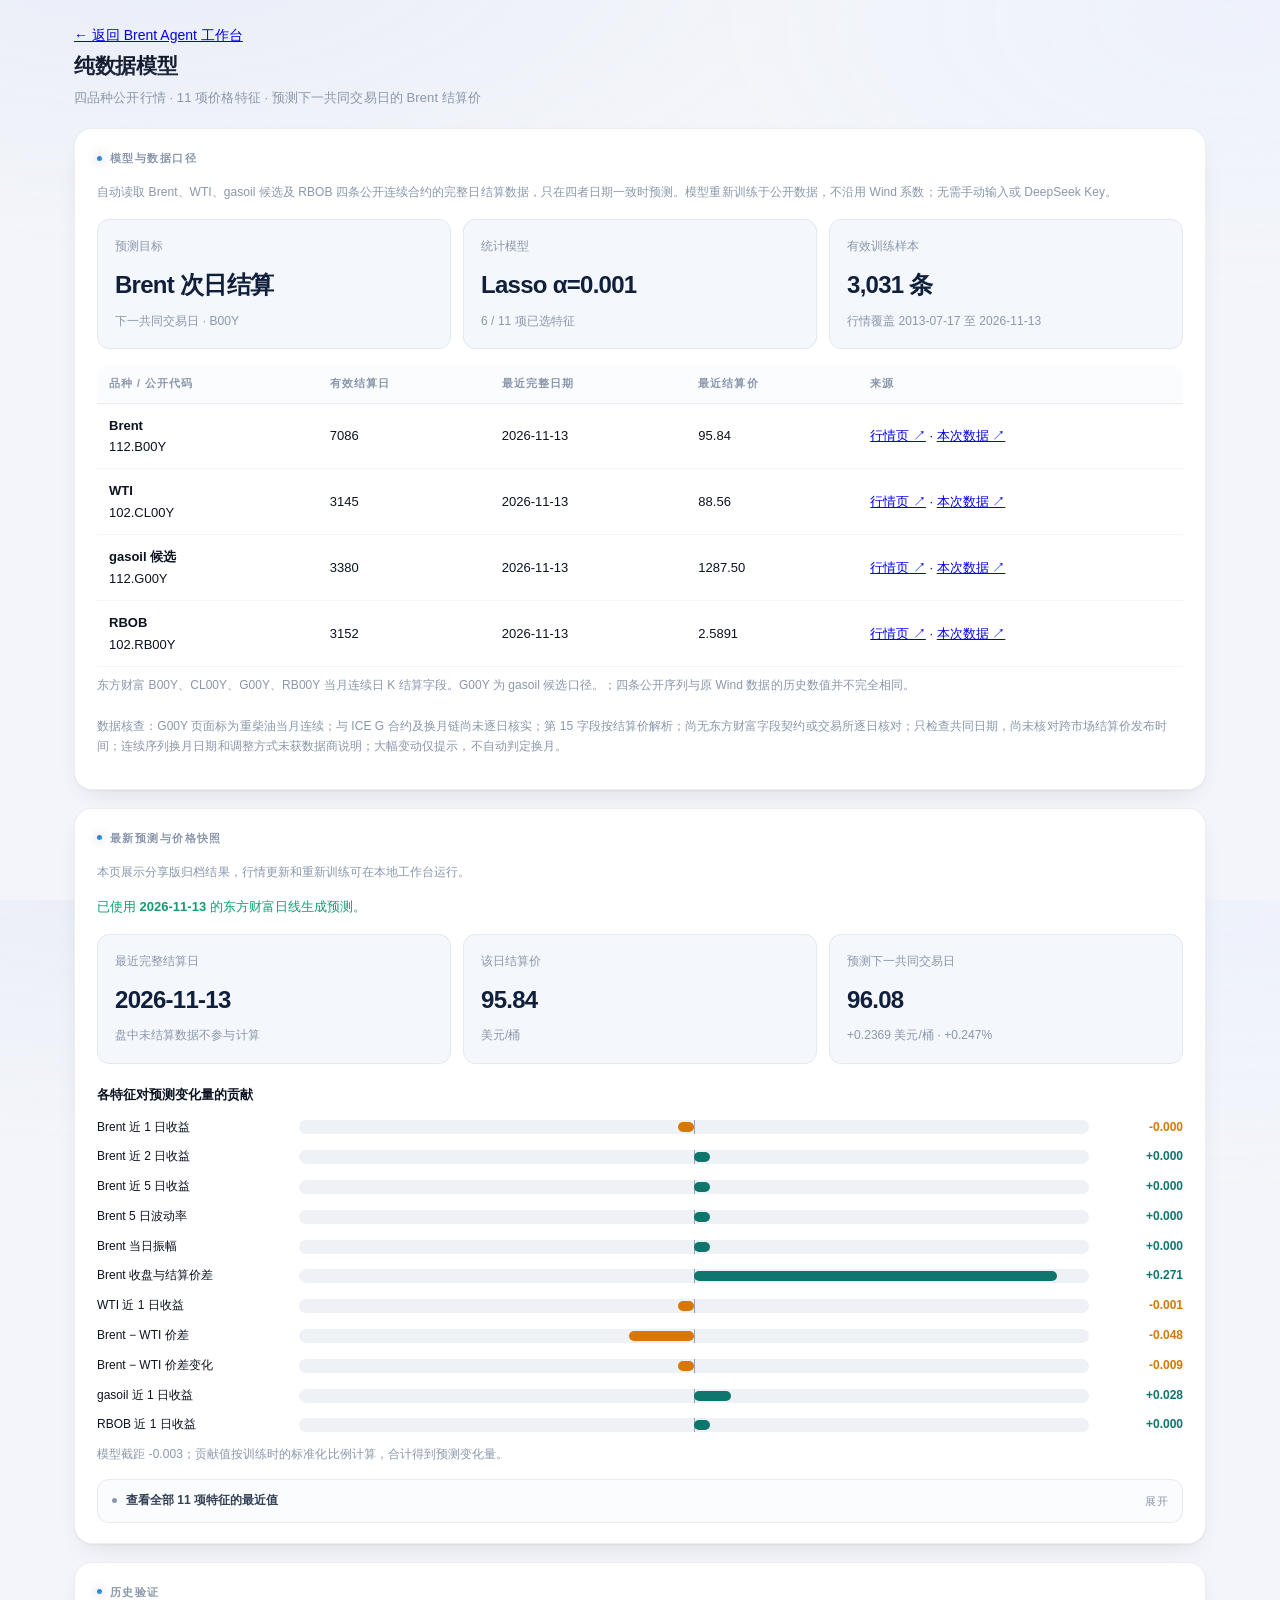
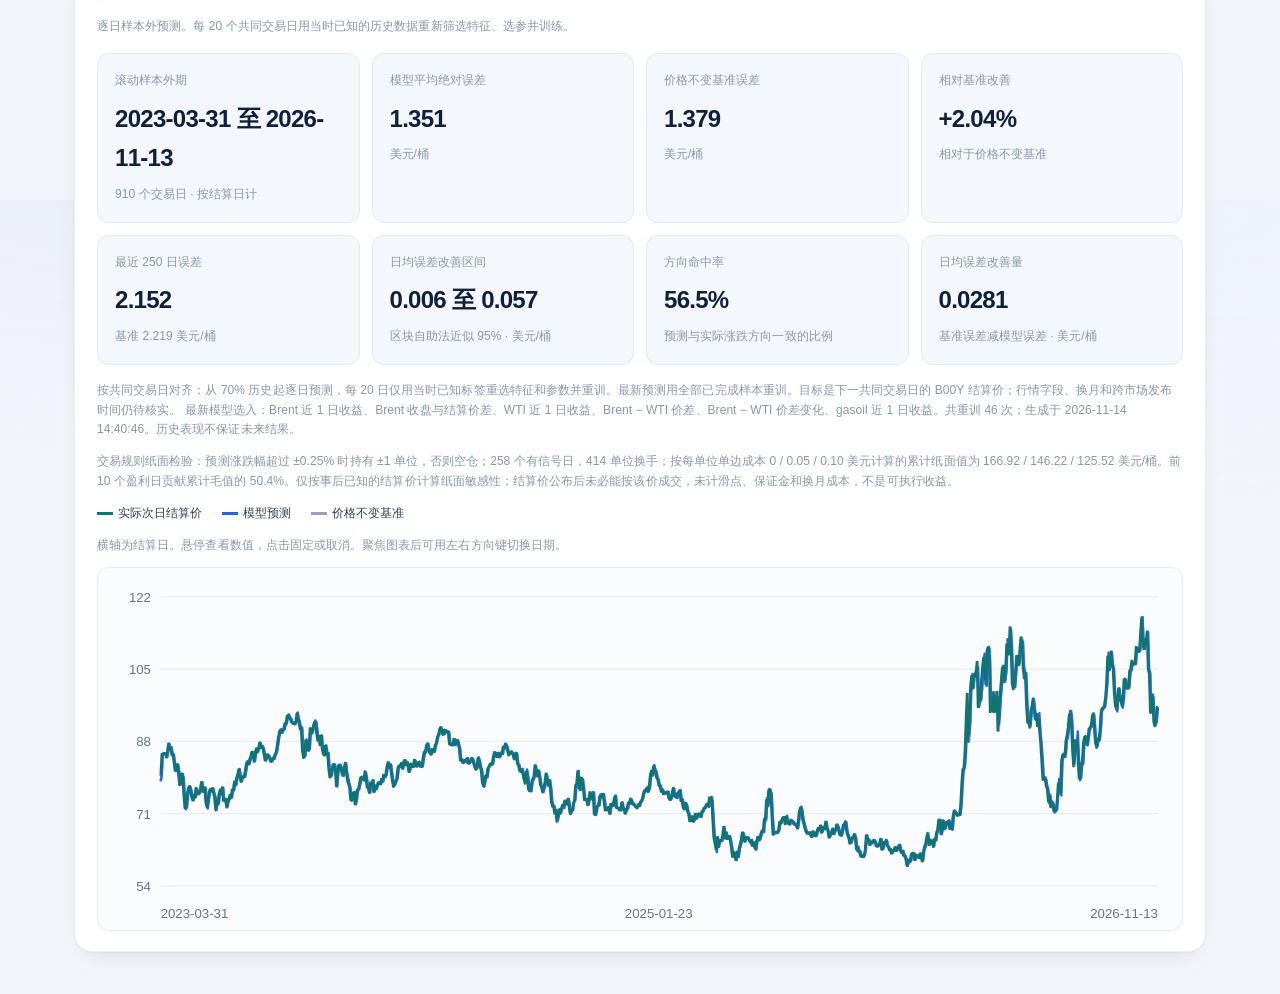
<file: model.html>
<!doctype html>
<html lang="zh-CN"><head><meta charset="utf-8"><meta name="viewport" content="width=device-width, initial-scale=1">
<title>Brent Agent · 纯数据模型</title><style>
  /* ================= 设计令牌 ================= */
  :root{
    --ink:#0b1220;
    --ink-2:#334155;
    --muted:#8a97ab;
    --hair:rgba(15,23,42,.07);
    --hair-2:rgba(15,23,42,.045);

    --canvas:#f3f5fa;
    --surface:#ffffff;

    --brand:#5b5bd6;
    --brand-2:#06b6d4;
    --brand-ink:#4338ca;

    --up:#0f9f6e;      /* 涨 / 正常 */
    --warn:#d97706;    /* 观察 */
    --down:#e11d48;    /* 跌 / 失败 */

    --side-top:#0a1122;
    --side-bot:#111b31;
    --side-ink:#9fb0c9;

    --r-lg:18px;
    --r-md:12px;
    --r-sm:9px;

    --sh-1:0 1px 2px rgba(16,24,40,.05);
    --sh-2:0 1px 2px rgba(16,24,40,.04), 0 10px 28px -14px rgba(16,24,40,.18);
    --sh-3:0 2px 4px rgba(16,24,40,.05), 0 18px 44px -20px rgba(16,24,40,.28);
  }
  *{box-sizing:border-box}
  html,body{height:100%}
  body{
    margin:0;color:var(--ink);
    background:
      radial-gradient(1100px 520px at 12% -8%, #e9edf8 0%, rgba(233,237,248,0) 62%),
      radial-gradient(900px 480px at 96% 2%, #eef2fb 0%, rgba(238,242,251,0) 58%),
      var(--canvas);
    font:14px/1.65 -apple-system,BlinkMacSystemFont,"Segoe UI","PingFang SC",
         "Hiragino Sans GB","Microsoft YaHei",sans-serif;
    -webkit-font-smoothing:antialiased;text-rendering:optimizeLegibility;
  }
  .app{display:grid;grid-template-columns:248px 1fr;min-height:100vh}

  /* ================= 侧边栏 ================= */
  aside{
    position:sticky;top:0;height:100vh;display:flex;flex-direction:column;
    padding:22px 16px 18px;
    background:
      radial-gradient(420px 220px at 8% 0%, rgba(91,91,214,.22) 0%, rgba(91,91,214,0) 70%),
      linear-gradient(180deg,var(--side-top),var(--side-bot));
    border-right:1px solid rgba(255,255,255,.06);
    color:#e6ecf7;
  }
  .brand{display:flex;align-items:center;gap:12px;padding:0 6px 20px}
  .mark{
    width:36px;height:36px;border-radius:11px;flex:0 0 36px;display:grid;place-items:center;
    background:linear-gradient(145deg,#6366f1,#06b6d4);
    box-shadow:0 8px 22px -8px rgba(99,102,241,.75), inset 0 1px 0 rgba(255,255,255,.35);
  }
  .mark svg{width:19px;height:19px;stroke:#fff;fill:none;stroke-width:2.2;
            stroke-linecap:round;stroke-linejoin:round}
  .brand b{display:block;font-size:14.5px;font-weight:680;letter-spacing:.15px;color:#fff}
  .brand span{display:block;font-size:11px;color:var(--side-ink);letter-spacing:.2px}

  .nav-label{
    font-size:10px;letter-spacing:.16em;text-transform:uppercase;
    color:rgba(159,176,201,.55);padding:4px 10px 8px;font-weight:600;
  }
  nav{display:flex;flex-direction:column;gap:3px}
  .nav-item{
    position:relative;display:flex;align-items:center;gap:11px;width:100%;
    padding:10px 12px;border:0;border-radius:11px;background:transparent;
    color:#c3cfdf;font:inherit;font-size:13.5px;font-weight:520;letter-spacing:.1px;
    text-align:left;cursor:pointer;
    transition:background .16s ease,color .16s ease,transform .16s ease;
  }
  .nav-item svg{width:17px;height:17px;flex:0 0 17px;stroke:currentColor;fill:none;
                stroke-width:1.7;stroke-linecap:round;stroke-linejoin:round;opacity:.85}
  .nav-item:hover{background:rgba(255,255,255,.055);color:#fff}
  .nav-item.active{
    background:linear-gradient(90deg,rgba(91,91,214,.30),rgba(91,91,214,.10) 70%,transparent);
    color:#fff;font-weight:640;
    box-shadow:inset 0 0 0 1px rgba(139,139,255,.22);
  }
  .nav-item.active svg{opacity:1}
  .nav-item.active::before{
    content:"";position:absolute;left:0;top:50%;transform:translateY(-50%);
    width:3px;height:20px;border-radius:0 3px 3px 0;
    background:linear-gradient(180deg,#818cf8,#22d3ee);
    box-shadow:0 0 12px rgba(129,140,248,.8);
  }
  .side-foot{
    margin-top:auto;padding:14px 8px 0;border-top:1px solid rgba(255,255,255,.075);
    font-size:11.5px;color:var(--side-ink);display:grid;gap:7px;
  }
  .side-foot .row{display:flex;align-items:center;gap:8px;min-width:0}
  .side-foot .row>span:last-child{overflow:hidden;text-overflow:ellipsis;white-space:nowrap}
  .side-foot .ver{
    font-size:10px;line-height:1.5;color:rgba(226,232,240,.62);
    font-variant-numeric:tabular-nums;white-space:normal!important;
  }
  .dot{width:6px;height:6px;border-radius:50%;flex:0 0 6px;background:#64748b}
  .dot.on{background:#34d399;box-shadow:0 0 0 3px rgba(52,211,153,.14)}
  .dot.off{background:#fbbf24;box-shadow:0 0 0 3px rgba(251,191,36,.14)}
  .dot.live{animation:breathe 2.4s ease-in-out infinite}
  @keyframes breathe{0%,100%{opacity:1}50%{opacity:.45}}

  /* ================= 主区 ================= */
  main{padding:26px 30px 48px;max-width:1200px;width:100%}
  .view{display:none}
  .view.active{display:block;animation:rise .28s cubic-bezier(.22,.7,.3,1) both}
  @keyframes rise{from{opacity:0;transform:translateY(6px)}to{opacity:1;transform:none}}

  .page-head{display:flex;align-items:flex-end;gap:16px;margin:2px 0 20px;flex-wrap:wrap}
  .page-head h1{
    margin:0 0 3px;font-size:21px;font-weight:680;letter-spacing:-.35px;
    background:linear-gradient(180deg,#0b1220,#243049);
    -webkit-background-clip:text;background-clip:text;color:transparent;
  }
  .page-head p{margin:0;color:var(--muted);font-size:13px;letter-spacing:.1px}
  .page-head .spacer{flex:1}

  .card{
    position:relative;background:var(--surface);
    border:1px solid var(--hair);border-radius:var(--r-lg);
    padding:20px 22px;margin-bottom:18px;box-shadow:var(--sh-2);
  }
  .card::after{
    content:"";position:absolute;inset:0;border-radius:inherit;pointer-events:none;
    box-shadow:inset 0 1px 0 rgba(255,255,255,.9);
  }
  .card>h2{
    display:flex;align-items:center;gap:8px;
    margin:0 0 16px;font-size:11px;font-weight:700;color:var(--muted);
    text-transform:uppercase;letter-spacing:.13em;
  }
  .card>h2::before{
    content:"";width:5px;height:5px;border-radius:50%;
    background:linear-gradient(135deg,var(--brand),var(--brand-2));
    box-shadow:0 0 8px rgba(91,91,214,.55);
  }

  /* 表单 */
  label.f{display:block;font-size:10.5px;font-weight:700;color:var(--muted);
          letter-spacing:.11em;text-transform:uppercase;margin-bottom:6px}
  select,input{
    width:100%;font:inherit;font-size:13.5px;color:var(--ink);
    padding:10px 12px;border:1px solid var(--hair);border-radius:var(--r-sm);
    background:#fbfcfe;transition:border-color .15s,box-shadow .15s,background .15s;
  }
  select:hover,input:hover{border-color:rgba(15,23,42,.14)}
  select:focus,input:focus{
    outline:none;background:#fff;border-color:#a5b4fc;
    box-shadow:0 0 0 4px rgba(99,102,241,.13);
  }
  .bar{display:grid;grid-template-columns:repeat(auto-fit,minmax(150px,1fr));
       gap:14px;align-items:end}
  .bar>div:last-child{justify-self:start}
  @media(max-width:980px){.bar{grid-template-columns:1fr 1fr}}

  button{
    font:inherit;font-size:13.5px;font-weight:620;letter-spacing:.1px;
    padding:10px 20px;border-radius:var(--r-sm);cursor:pointer;white-space:nowrap;
    border:1px solid var(--hair);background:#fff;color:var(--ink-2);
    transition:transform .12s ease,box-shadow .16s ease,background .16s ease,border-color .16s;
  }
  button:hover{background:#f8fafc;border-color:rgba(15,23,42,.13);transform:translateY(-1px)}
  button:active{transform:translateY(0)}
  button:disabled{opacity:.5;cursor:not-allowed;transform:none;box-shadow:none}
  button.primary{
    color:#fff;border:0;
    background:linear-gradient(135deg,#6366f1,#4f46e5 55%,#4338ca);
    box-shadow:0 10px 24px -10px rgba(79,70,229,.85), inset 0 1px 0 rgba(255,255,255,.28);
  }
  button.primary:hover{box-shadow:0 14px 30px -12px rgba(79,70,229,.95), inset 0 1px 0 rgba(255,255,255,.32)}
  button.ghost{background:transparent;border-color:transparent;color:var(--muted)}
  button.ghost:hover{background:#f1f5f9;color:var(--ink-2)}
  button.danger{color:var(--down);border-color:rgba(225,29,72,.22);background:#fff5f7}
  button.danger:hover{background:#ffe4ea;border-color:rgba(225,29,72,.36)}
  button.sm{padding:7px 14px;font-size:12.5px;border-radius:8px}

  /* 阶段时间线 */
  .stepper{list-style:none;margin:0;padding:0;display:grid;gap:0}
  .stepper li{
    position:relative;display:grid;grid-template-columns:26px 1fr auto;gap:13px;
    align-items:center;padding:11px 0 11px 2px;
  }
  .stepper li:not(:last-child)::before{
    content:"";position:absolute;left:14px;top:calc(50% + 14px);height:calc(100% - 24px);
    width:1.5px;background:linear-gradient(180deg,var(--hair-2),rgba(15,23,42,.02));
  }
  .stepper li:not(:last-child)::after{
    content:"";position:absolute;left:0;bottom:0;right:0;height:1px;
    background:linear-gradient(90deg,transparent,rgba(15,23,42,.05) 12%,rgba(15,23,42,.05) 88%,transparent);
  }
  .stepper li:last-child::after{display:none}
  .step-dot{
    width:26px;height:26px;border-radius:50%;display:grid;place-items:center;
    font-size:11px;font-weight:750;color:#fff;background:#cbd5e1;
    box-shadow:0 0 0 4px #fff, var(--sh-1);transition:.2s;
  }
  .stepper li.done .step-dot{background:linear-gradient(140deg,#10b981,#059669)}
  .stepper li.running .step-dot{background:linear-gradient(140deg,#fbbf24,#d97706);
                                animation:breathe 1.15s ease-in-out infinite}
  .stepper li.failed .step-dot{background:linear-gradient(140deg,#fb7185,#e11d48)}
  .stepper li.skipped .step-dot{background:linear-gradient(140deg,#cbd5e1,#94a3b8)}
  .step-label{display:block;font-size:13.5px;font-weight:600;letter-spacing:.05px}
  .step-note{display:block;font-size:11.5px;color:var(--muted);margin-top:1px}
  .step-state{
    font-size:10.5px;font-weight:700;letter-spacing:.1em;text-transform:uppercase;
    color:var(--muted);font-variant-numeric:tabular-nums;
  }
  .stepper li.done .step-state{color:var(--up)}
  .stepper li.running .step-state{color:var(--warn)}
  .stepper li.failed .step-state{color:var(--down)}

  /* 指标 */
  .metrics{display:grid;grid-template-columns:repeat(auto-fit,minmax(132px,1fr));gap:11px;margin-top:16px}
  .metric{
    position:relative;overflow:hidden;padding:12px 14px 13px;
    border:1px solid var(--hair);border-radius:var(--r-md);
    background:linear-gradient(180deg,#fbfdff,#f5f8fd);
  }
  .metric::before{
    content:"";position:absolute;left:0;right:0;top:0;height:2px;
    background:linear-gradient(90deg,rgba(99,102,241,.10),rgba(6,182,212,.10));
  }
  .metric.hl::before{background:linear-gradient(90deg,#6366f1,#22d3ee)}
  .metric .mk{display:block;font-size:10.5px;font-weight:700;color:var(--muted);
              letter-spacing:.1em;text-transform:uppercase}
  .metric .mv{
    display:block;margin-top:3px;font-size:20px;font-weight:720;letter-spacing:-.4px;
    font-variant-numeric:tabular-nums;color:var(--ink);
  }
  .metric.hl .mv{color:var(--brand-ink)}
  .metric .ms{display:block;font-size:11px;color:var(--muted)}
  .metric .mv.sm{font-size:13px;font-weight:620;letter-spacing:0;line-height:1.5}

  /* 表格 */
  .table-wrap{overflow:auto;border-radius:var(--r-md)}
  table{width:100%;border-collapse:separate;border-spacing:0;font-size:13px}
  th{
    position:sticky;top:0;background:#fbfcfe;text-align:left;
    font-size:10.5px;font-weight:700;color:var(--muted);
    letter-spacing:.1em;text-transform:uppercase;
    padding:10px 12px;border-bottom:1px solid var(--hair);
  }
  td{padding:11px 12px;border-bottom:1px solid rgba(15,23,42,.045);vertical-align:middle}
  tbody tr{transition:background .14s ease}
  tbody tr:hover td{background:#f8fafd}
  tr.clickable{cursor:pointer}
  td.num,th.num{text-align:right;font-variant-numeric:tabular-nums}

  .pill{
    display:inline-flex;align-items:center;gap:5px;
    font-size:11px;font-weight:680;letter-spacing:.02em;
    padding:3px 9px;border-radius:999px;
    background:#f1f5f9;color:#64748b;
  }
  .pill::before{content:"";width:5px;height:5px;border-radius:50%;background:currentColor;opacity:.85}
  .pill.done,.pill.ok{background:rgba(15,159,110,.10);color:var(--up)}
  .pill.running,.pill.warn{background:rgba(217,119,6,.11);color:var(--warn)}
  .pill.failed,.pill.bad{background:rgba(225,29,72,.10);color:var(--down)}
  .pill.sub{background:rgba(91,91,214,.11);color:var(--brand-ink)}
  .pill.mute{background:#f1f5f9;color:#7c8798}

  iframe{width:100%;height:78vh;border:1px solid var(--hair);border-radius:var(--r-md);background:#fff}
  .empty{
    display:flex;flex-direction:column;align-items:center;gap:8px;
    color:var(--muted);font-size:13px;padding:38px 0;text-align:center;
  }
  .empty::before{
    content:"";width:34px;height:34px;border-radius:11px;
    background:linear-gradient(140deg,#eef2ff,#e0f2fe);
    box-shadow:inset 0 0 0 1px rgba(99,102,241,.12);
  }
  .hint{font-size:12px;color:var(--muted);margin-top:9px;letter-spacing:.05px}

  /* ---- 小字收敛：解释默认收进 tooltip / 折叠，不再平铺 ---- */
  .tip{
    display:inline-grid;place-items:center;width:15px;height:15px;border-radius:50%;
    font-size:9.5px;font-weight:800;font-family:ui-monospace,Consolas,monospace;
    color:var(--muted);background:#eef2f7;border:1px solid var(--hair);
    cursor:help;position:relative;user-select:none;vertical-align:1px;
    transition:background .14s,color .14s;
  }
  .tip:hover{background:#e4eaf3;color:var(--ink-2)}
  .tip::after{
    content:attr(data-tip);position:absolute;left:50%;top:calc(100% + 9px);
    transform:translateX(-50%) translateY(-3px);
    width:max-content;max-width:330px;white-space:normal;text-align:left;
    background:#0f172a;color:#dfe7f3;font-size:12px;line-height:1.65;font-weight:400;
    letter-spacing:0;text-transform:none;padding:9px 12px;border-radius:9px;
    box-shadow:0 14px 34px -12px rgba(2,6,23,.65);
    opacity:0;pointer-events:none;transition:opacity .14s ease,transform .14s ease;z-index:40;
  }
  .tip:hover::after{opacity:1;transform:translateX(-50%) translateY(0)}
  .tip-r::after{left:auto;right:0;transform:translateY(-3px)}
  .tip-r:hover::after{transform:translateY(0)}

  .fold{margin:14px 0 0;border:1px solid var(--hair);border-radius:var(--r-md);
        background:#fbfcfe;overflow:hidden}
  .fold>summary{
    cursor:pointer;list-style:none;padding:11px 14px;font-size:12px;font-weight:640;
    color:var(--ink-2);display:flex;align-items:center;gap:9px;
  }
  .fold>summary::-webkit-details-marker{display:none}
  .fold>summary::before{
    content:"";width:5px;height:5px;border-radius:50%;flex:0 0 5px;
    background:var(--muted);transition:transform .16s,background .16s;
  }
  .fold[open]>summary::before{background:var(--brand);transform:scale(1.35)}
  .fold>summary>span{overflow:hidden;text-overflow:ellipsis;white-space:nowrap}
  .fold>summary::after{content:"展开";margin-left:auto;font-size:11px;color:var(--muted);
                       font-weight:500;letter-spacing:.04em}
  .fold[open]>summary::after{content:"收起"}
  .fold .fold-body{padding:0 15px 14px;font-size:12.5px;line-height:1.78;color:var(--ink-2)}
  .fold .fold-body p{margin:6px 0}
  .fold .fold-body b{font-weight:650;color:var(--ink)}

  .meta-row{display:flex;flex-wrap:wrap;gap:7px;margin:-2px 0 16px}
  .chip{
    display:inline-flex;align-items:baseline;gap:6px;padding:4px 11px;border-radius:999px;
    background:#f4f7fb;border:1px solid var(--hair);
    font-size:11.5px;color:var(--muted);font-variant-numeric:tabular-nums;
  }
  .chip b{font-weight:660;color:var(--ink-2);font-size:12px}
  .chip.on{background:rgba(15,159,110,.09);border-color:rgba(15,159,110,.16);color:var(--up)}
  .chip.warn{background:rgba(217,119,6,.10);border-color:rgba(217,119,6,.18);color:var(--warn)}
  .err{
    display:flex;gap:9px;margin-top:14px;padding:11px 14px;border-radius:var(--r-md);
    background:rgba(225,29,72,.055);border:1px solid rgba(225,29,72,.16);
    color:#b3123a;font-size:13px;
  }
  .msg{margin-top:14px;font-size:13px;font-weight:560}
  .msg.ok{color:var(--up)} .msg.err{color:var(--down)}
  .warnbox{
    margin-top:16px;padding:12px 15px;border-radius:var(--r-md);font-size:12.5px;line-height:1.75;
    background:linear-gradient(180deg,#fffaf0,#fff7e8);
    border:1px solid rgba(217,119,6,.18);color:#8a5200;
  }
  code{
    background:rgba(15,23,42,.055);padding:1.5px 6px;border-radius:5px;
    font-family:ui-monospace,SFMono-Regular,Consolas,monospace;font-size:12px;
  }
  .mask{
    display:inline-block;font-family:ui-monospace,SFMono-Regular,Consolas,monospace;
    font-size:16px;font-weight:700;letter-spacing:2px;color:var(--ink);
    padding:4px 12px;border-radius:8px;background:#f6f8fc;
    border:1px solid var(--hair);
    user-select:none;-webkit-user-select:none;pointer-events:none;
  }
  .kv{display:grid;grid-template-columns:118px 1fr;gap:12px 16px;align-items:center}
  .kv .k{font-size:11px;font-weight:700;color:var(--muted);letter-spacing:.09em;text-transform:uppercase}
  .status-line{
    display:flex;align-items:center;gap:11px;padding:13px 15px;border-radius:var(--r-md);
    background:linear-gradient(180deg,#fbfdff,#f6f9fd);border:1px solid var(--hair);font-size:13px;
  }
  /* 价格链条 */
  .chain-strip{
    display:grid;grid-template-columns:1fr 46px 1fr 46px 1fr;align-items:center;
    gap:0;margin:2px 0 18px;padding:16px 18px;
    border:1px solid var(--hair);border-radius:var(--r-md);
    background:linear-gradient(180deg,#fbfdff,#f6f9fd);
  }
  @media(max-width:760px){
    .chain-strip{grid-template-columns:1fr;gap:10px}
    .chain-link{display:none}
  }
  .chain-node{text-align:center;min-width:0}
  .chain-node .n-label{
    display:block;font-size:10px;font-weight:700;color:var(--muted);
    letter-spacing:.12em;text-transform:uppercase;margin-bottom:3px;
  }
  .chain-node .n-value{
    display:block;font-size:23px;font-weight:730;letter-spacing:-.6px;
    font-variant-numeric:tabular-nums;line-height:1.25;
  }
  .chain-node .n-sub{display:block;font-size:11px;color:var(--muted);margin-top:2px}
  .chain-node.base .n-value{color:var(--ink-2)}
  .chain-node.anchor .n-value{color:var(--ink)}
  .chain-node.target .n-value{
    background:linear-gradient(135deg,#4338ca,#0e7490);
    -webkit-background-clip:text;background-clip:text;color:transparent;
  }
  .chain-node.base .n-value,
  .chain-node.anchor .n-value{position:relative}
  .chain-link{display:flex;flex-direction:column;align-items:center;gap:2px;color:var(--muted)}
  .chain-link .arr{font-size:13px;line-height:1;opacity:.55}
  .chain-link .dl{font-size:11px;font-weight:680;font-variant-numeric:tabular-nums}
  .chain-link .dl.up{color:var(--up)} .chain-link .dl.down{color:var(--down)}
  .chain-link .dl.flat{color:var(--muted)}
  /* 模型多选 */
  .arm-box{display:flex;flex-wrap:wrap;gap:8px}
  .arm{
    display:flex;align-items:center;gap:8px;padding:8px 13px;cursor:pointer;
    border:1px solid var(--hair);border-radius:9px;background:#fbfcfe;font-size:13px;
    transition:.14s;user-select:none;
  }
  .arm:hover{border-color:rgba(15,23,42,.16);background:#f8fafd}
  .arm input{margin:0;width:14px;height:14px;accent-color:#4f46e5;cursor:pointer}
  .arm.on{background:rgba(79,70,229,.07);border-color:rgba(79,70,229,.35)}
  .arm .tag2{font-size:10px;font-weight:700;padding:1px 6px;border-radius:9px;
             background:rgba(79,70,229,.12);color:#4338ca}
  /* 进度条 */
  .pbar{height:8px;border-radius:99px;background:#eef2f7;overflow:hidden}
  .pfill{height:100%;width:0%;border-radius:99px;
         background:linear-gradient(90deg,#6366f1,#22d3ee);transition:width .35s ease}
  hr.sep{border:0;border-top:1px solid var(--hair-2);margin:18px 0}
  .srctag{
    display:inline-block;margin-left:8px;padding:1.5px 7px;border-radius:999px;
    font-size:10px;font-weight:700;letter-spacing:.06em;text-transform:uppercase;
    background:#f1f5f9;color:#64748b;vertical-align:middle;
  }
  .srctag.file{background:rgba(91,91,214,.10);color:#4338ca}
  .srctag.env{background:rgba(15,159,110,.10);color:#0f9f6e}
  .srctag.preset{background:#f1f5f9;color:#8a97ab}
  .srctag.none{background:rgba(217,119,6,.11);color:#d97706}
  .eff{display:flex;align-items:center;gap:8px;margin-bottom:6px}
  .eff-k{font-size:11px;color:var(--muted);min-width:28px}
  .eff code{font-size:12px}
  .lockhint{
    margin:8px 0 0 134px;font-size:11.5px;color:var(--muted);
    display:flex;align-items:center;gap:7px;
  }
  ::-webkit-scrollbar{width:10px;height:10px}
  ::-webkit-scrollbar-thumb{background:rgba(15,23,42,.14);border-radius:8px;
                            border:3px solid transparent;background-clip:content-box}
  ::-webkit-scrollbar-thumb:hover{background:rgba(15,23,42,.24);background-clip:content-box}
  .dv-grid{display:grid;grid-template-columns:repeat(4,minmax(0,1fr));gap:12px;margin:16px 0}
  .dv-grid-3{grid-template-columns:repeat(3,minmax(0,1fr))}
  .dv-stat{background:#f4f7fb;border:1px solid #e2e9f2;border-radius:12px;padding:17px}
  .dv-stat span{display:block;color:var(--muted);font-size:12px;margin-bottom:8px}
  .dv-stat strong{font-size:clamp(18px,2.6vw,24px);color:#10203c;letter-spacing:-.03em}
  .dv-form{display:grid;grid-template-columns:repeat(4,minmax(0,1fr));gap:14px}
  .dv-auto-row{display:flex;align-items:end;gap:12px;flex-wrap:wrap;margin-top:16px}
  .dv-auto-row>div:first-child{width:220px;max-width:100%}
  .dv-auto-row .primary{white-space:normal}
  .dv-chart{width:100%;height:auto;display:block;background:#fbfcfe;border:1px solid #e4eaf2;border-radius:12px}
  .dv-chart-wrap{position:relative;border-radius:12px}
  .dv-chart-wrap:focus-visible{outline:2px solid #2563eb;outline-offset:3px}
  .dv-chart-hit{cursor:crosshair}
  .dv-chart-tooltip{position:absolute;top:8px;z-index:1;max-width:calc(100% - 16px);width:max-content;
    padding:10px 12px;background:#fff;border:1px solid #dbe4ee;border-radius:9px;
    box-shadow:0 4px 18px rgba(15,23,42,.12);color:#10203c;font-size:12px;pointer-events:none}
  .dv-chart-tooltip strong,.dv-chart-tooltip small{display:block}
  .dv-chart-tooltip small{color:var(--muted);margin:2px 0 6px}
  .dv-chart-tooltip dl{margin:0;display:grid;grid-template-columns:auto auto;gap:4px 12px}
  .dv-chart-tooltip dd{margin:0;text-align:right;font-weight:600;font-variant-numeric:tabular-nums}
  .dv-legend{display:flex;gap:20px;flex-wrap:wrap;margin:12px 0;color:var(--ink-2);font-size:12px}
  .dv-legend i{display:inline-block;width:16px;height:3px;vertical-align:middle;margin-right:5px}
  .dv-effect{display:grid;grid-template-columns:190px 1fr 82px;gap:12px;align-items:center;margin:10px 0;font-size:12px}
  .dv-track{height:14px;background:#eef2f7;border-radius:8px;position:relative;overflow:hidden}
  .dv-track:before{content:"";position:absolute;left:50%;height:100%;width:1px;background:#94a3b8}
  .dv-fill{position:absolute;top:2px;height:10px;border-radius:5px}
  @media(max-width:1150px){.dv-grid{grid-template-columns:repeat(2,minmax(0,1fr))}}
  @media(max-width:850px){.dv-form{grid-template-columns:repeat(2,minmax(0,1fr))}.dv-effect{grid-template-columns:120px 1fr 65px}}
  @media(max-width:520px){.dv-grid,.dv-form{grid-template-columns:1fr}}
  /* Embedded research workspace; scoped to this section only. */
  .app > main.research-host{padding:0;max-width:none;min-width:0;height:100vh;overflow:hidden}
  #view-workbench{height:100%;min-width:0}
  #view-workbench.active{animation:none}
  #researchDesk{width:100%;height:100%;border:0;display:block;background:var(--canvas)}
  #view-workbench > [hidden]{display:none!important}
  #view-workbench > details:not([hidden]){height:100%;overflow:auto;padding:26px 30px 48px}
</style></head>
<body><main style="max-width:1180px;margin:0 auto;padding:24px">
<nav aria-label="工作台"><a href="./">← 返回 Brent Agent 工作台</a></nav>

      <div class="page-head">
        <div><h1>纯数据模型</h1>
          <p>四品种公开行情 · 11 项价格特征 · 预测下一共同交易日的 Brent 结算价</p></div>
      </div>
      <div class="card">
        <h2>模型与数据口径</h2>
        <p class="hint">自动读取 Brent、WTI、gasoil 候选及 RBOB 四条公开连续合约的完整日结算数据，只在四者日期一致时预测。模型重新训练于公开数据，不沿用 Wind 系数；无需手动输入或 DeepSeek Key。</p>
        <div class="dv-grid dv-grid-3" id="publicSummary"><p class="empty">正在读取行情…</p></div>
        <div class="table-wrap" id="publicSources"></div>
        <p class="hint" id="publicAudit"></p>
      </div>
      <div class="card">
        <h2>最新预测与价格快照</h2>
        <p class="hint">本页展示分享版归档结果，行情更新和重新训练可在本地工作台运行。</p>
        
        <div id="publicMsg"></div>
        <div class="dv-grid dv-grid-3" id="publicForecast"></div>
        <h3 style="font-size:13px;margin:20px 0 12px">各特征对预测变化量的贡献</h3>
        <div id="publicContributions"></div>
        <details class="fold"><summary>查看全部 11 项特征的最近值</summary><div class="fold-body" id="publicFeatures"></div></details>
      </div>
      <div class="card">
        <h2>历史验证</h2>
        <p class="hint">逐日样本外预测。每 20 个共同交易日用当时已知的历史数据重新筛选特征、选参并训练。</p>
        <div class="dv-grid" id="publicMetrics"></div>
        <p class="hint" id="publicMethod"></p>
        <p class="hint" id="publicStrategy"></p>
        <div class="dv-legend"><span><i style="background:#0f766e"></i>实际次日结算价</span><span><i style="background:#2563eb"></i>模型预测</span><span><i style="background:#94a3b8"></i>价格不变基准</span></div>
        <p class="hint" id="publicChartHelp"></p>
        <div id="publicChart"></div>
      </div>
    
</main><script>
const $ = id => document.getElementById(id);
const esc = s => String(s ?? "").replace(/[&<>"]/g, c => ({ "&": "&amp;", "<": "&lt;", ">": "&gt;", '"': "&quot;" }[c]));
const dvNum = (v, n=2) => Number(v).toFixed(n);
function dvStat(label, value, detail="") {
  return `<div class="dv-stat"><span>${esc(label)}</span><strong>${esc(value)}</strong>${detail ? `<div class="hint" style="margin:7px 0 0">${esc(detail)}</div>` : ""}</div>`;
}
function dvLineChart(container, rows) {
  if (!rows.length) {
    container.innerHTML=`<p class="empty">没有可绘制的数据</p>`;
    return;
  }
  const W=900,H=300,L=52,R=20,T=24,B=36;
  const series=[
    {key:"baseline",label:"价格不变基准",color:"#94a3b8"},
    {key:"model",label:"模型预测",color:"#2563eb"},
    {key:"actual",label:"实际次日结算价",color:"#0f766e"}
  ];
  let lo=Infinity,hi=-Infinity;
  for(const row of rows) for(const {key} of series) {
    lo=Math.min(lo,row[key]);
    hi=Math.max(hi,row[key]);
  }
  const pad=Math.max(2,(hi-lo)*.08); lo-=pad; hi+=pad;
  const x=i=>L+i*(W-L-R)/Math.max(1,rows.length-1);
  const y=v=>T+(hi-v)*(H-T-B)/(hi-lo);
  const lines=series.map(({key,color})=>`<polyline fill="none" stroke="${color}" stroke-width="2" stroke-linejoin="round" points="${rows.map((r,i)=>`${x(i).toFixed(2)},${y(r[key]).toFixed(2)}`).join(" ")}"/>`).join("");
  const grid=[0,.25,.5,.75,1].map(f=>{const yy=T+f*(H-T-B),v=hi-f*(hi-lo);return `<line x1="${L}" y1="${yy}" x2="${W-R}" y2="${yy}" stroke="#e8edf3"/><text x="${L-8}" y="${yy+4}" text-anchor="end" fill="#64748b" font-size="11">${v.toFixed(0)}</text>`}).join("");
  const last=rows.length-1;
  const dates=[...new Set([0,Math.floor(last/2),last])].map(i=>{
    const anchor=i===0 ? "start" : i===last ? "end" : "middle";
    return `<text x="${x(i)}" y="${H-9}" text-anchor="${anchor}" fill="#64748b" font-size="11">${esc(rows[i].target_date || rows[i].date)}</text>`;
  }).join("");
  container.innerHTML=`<div class="dv-chart-wrap" role="group" tabindex="0" aria-label="历史结算价对比" aria-describedby="publicChartHelp">
    <svg class="dv-chart" aria-hidden="true" viewBox="0 0 ${W} ${H}">${grid}${lines}${dates}
      <g class="dv-chart-selection" visibility="hidden">
        <line x1="0" y1="${T}" x2="0" y2="${H-B}" stroke="#64748b" stroke-dasharray="4 3"/>
        ${series.map(({color})=>`<circle r="4" fill="${color}" stroke="white" stroke-width="1.5"/>`).join("")}
      </g>
      <rect class="dv-chart-hit" x="${L}" y="${T}" width="${W-L-R}" height="${H-T-B}" fill="transparent"/>
    </svg>
    <div class="dv-chart-tooltip" role="status" hidden></div>
  </div>`;

  const wrap=container.firstElementChild;
  const hit=wrap.querySelector(".dv-chart-hit");
  const selection=wrap.querySelector(".dv-chart-selection");
  const dots=selection.querySelectorAll("circle");
  const tooltip=wrap.querySelector(".dv-chart-tooltip");
  let active=null,pinned=null;
  const nearest=event=>{
    const bounds=hit.getBoundingClientRect();
    const fraction=(event.clientX-bounds.left)/bounds.width;
    return Math.max(0,Math.min(last,Math.round(fraction*last)));
  };
  function show(index) {
    if(index===active) return;
    active=index;
    selection.setAttribute("visibility",index===null ? "hidden" : "visible");
    tooltip.hidden=index===null;
    if(index===null) return;
    const row=rows[index];
    selection.setAttribute("transform",`translate(${x(index)},0)`);
    series.forEach(({key},i)=>dots[i].setAttribute("cy",y(row[key])));
    const dateLabel=row.target_date ? `结算日 ${row.target_date}` : `预测起点 ${row.date}`;
    const detail=row.target_date ? `预测起点 ${row.date} · 美元/桶` : "美元/桶";
    tooltip.innerHTML=`<strong>${esc(dateLabel)}</strong><small>${esc(detail)}</small><dl>${[...series].reverse().map(({key,label,color})=>`<dt style="color:${color}">${label}</dt><dd>${dvNum(row[key])}</dd>`).join("")}</dl>`;
    const anchor=100*x(index)/W;
    const width=tooltip.offsetWidth;
    const offset=anchor>65 ? -width-12 : 12;
    tooltip.style.left=`clamp(8px, calc(${anchor}% + ${offset}px), calc(100% - ${width+8}px))`;
  }
  hit.addEventListener("pointermove",event=>{
    if(pinned===null && event.pointerType!=="touch") show(nearest(event));
  });
  hit.addEventListener("pointerleave",()=>{ if(pinned===null) show(null); });
  hit.addEventListener("click",event=>{
    const index=nearest(event);
    pinned=pinned===index ? null : index;
    show(pinned);
  });
  wrap.addEventListener("keydown",event=>{
    switch(event.key) {
      case "ArrowLeft": pinned=Math.max(0,(active??rows.length)-1); break;
      case "ArrowRight": pinned=Math.min(last,(active??-1)+1); break;
      case "Home": pinned=0; break;
      case "End": pinned=last; break;
      case "Escape": pinned=null; break;
      default: return;
    }
    event.preventDefault();
    show(pinned);
  });
}
function dvEffects(result) {
  const items=result.contributions || [];
  const max=Math.max(.01,...items.map(x=>Math.abs(x.effect)));
  return items.map(x=>{
    const width=Math.max(2,Math.abs(x.effect)/max*46);
    const left=x.effect>=0 ? 50 : 50-width;
    const color=x.effect>=0 ? "#0f766e" : "#d97706";
    return `<div class="dv-effect"><span>${esc(x.label)}</span><div class="dv-track"><div class="dv-fill" style="left:${left}%;width:${width}%;background:${color}"></div></div><b style="color:${color};text-align:right">${x.effect>=0?"+":""}${dvNum(x.effect,3)}</b></div>`;
  }).join("") + `<p class="hint">模型截距 ${dvNum(result.intercept,3)}；贡献值按训练时的标准化比例计算，合计得到预测变化量。</p>`;
}

function renderPublicModel(d) {
  const f=d.forecast,t=d.test;
  $("publicSummary").innerHTML=
    dvStat("预测目标","Brent 次日结算","下一共同交易日 · B00Y")+
    dvStat("统计模型",`Lasso α=${d.alpha}`,d.selected_feature_count ? `${d.selected_feature_count} / ${d.features.length} 项已选特征` : `${d.features.length} 项价格特征`)+
    dvStat("有效训练样本",`${d.training_rows.toLocaleString("zh-CN")} 条`,`行情覆盖 ${d.source_first_date} 至 ${d.source_last_date}`);
  $("publicSources").innerHTML=`<table><thead><tr><th>品种 / 公开代码</th><th>有效结算日</th><th>最近完整日期</th><th>最近结算价</th><th>来源</th></tr></thead><tbody>${d.sources.map(s=>`<tr><td><b>${esc(s.name)}</b><br>${esc(s.code)}</td><td>${esc(s.rows)}</td><td>${esc(s.latest_date)}</td><td>${dvNum(s.latest_settlement,s.key==="rb"?4:2)}</td><td><a href="${esc(s.page)}" target="_blank" rel="noopener noreferrer">行情页 ↗</a> · <a href="${esc(s.api_url)}" target="_blank" rel="noopener noreferrer">本次数据 ↗</a></td></tr>`).join("")}</tbody></table><p class="hint">${esc(d.basis)}；四条公开序列与原 Wind 数据的历史数值并不完全相同。</p>`;
  $("publicAudit").textContent=d.data_audit ? `数据核查：${d.data_audit.mapping_status}；${d.data_audit.settlement_field_status}；${d.data_audit.timing_status}；${d.data_audit.roll_status}。` : "";
  $("publicForecast").innerHTML=
    dvStat("最近完整结算日",f.as_of,"盘中未结算数据不参与计算")+
    dvStat("该日结算价",dvNum(f.settlement,2),"美元/桶")+
    dvStat("预测下一共同交易日",dvNum(f.next_settlement,2),`${f.delta>=0?"+":""}${dvNum(f.delta,4)} 美元/桶 · ${f.return_pct>=0?"+":""}${dvNum(f.return_pct,3)}%`);
  $("publicContributions").innerHTML=dvEffects(d);
  $("publicMetrics").innerHTML=
    dvStat(d.schema_version>=3 ? "滚动样本外期" : "独立测试期",`${t.target_start || t.start} 至 ${t.target_end || t.end}`,`${t.n} 个交易日 · 按${t.target_end ? "结算日" : "预测起点"}计`)+
    dvStat("模型平均绝对误差",dvNum(t.mae,3),"美元/桶")+
    dvStat("价格不变基准误差",dvNum(t.baseline_mae,3),"美元/桶")+
    dvStat("相对基准改善",`${t.improvement_pct>=0?"+":""}${dvNum(t.improvement_pct,2)}%`,"相对于价格不变基准")+
    dvStat(`最近 ${t.recent_n} 日误差`,dvNum(t.recent_mae,3),`基准 ${dvNum(t.recent_baseline_mae,3)} 美元/桶`)+
    dvStat("日均误差改善区间",t.mae_gain_block_ci_95 ? t.mae_gain_block_ci_95.map(v=>dvNum(v,3)).join(" 至 ") : "—","区块自助法近似 95% · 美元/桶")+
    dvStat("方向命中率",`${dvNum(t.direction_pct,1)}%`,"预测与实际涨跌方向一致的比例")+
    dvStat("日均误差改善量",dvNum(t.mae_gain_usd_per_barrel ?? (t.baseline_mae-t.mae),4),"基准误差减模型误差 · 美元/桶");
  $("publicMethod").textContent=d.schema_version>=3 ? `${d.method_note} 最新模型选入：${(d.selected_features||[]).map(k=>(d.features.find(f=>f.key===k)||{}).label||k).join("、")}。共重训 ${t.refits.length} 次；生成于 ${d.generated_at.replace("T"," ")}。历史表现不保证未来结果。` : `${d.method_note} 调参期 ${d.validation.start} 至 ${d.validation.end}（${d.validation.n} 日）；独立测试期 ${t.start} 至 ${t.end}。生成于 ${d.generated_at.replace("T"," ")}。历史表现不保证未来结果。`;
  $("publicStrategy").textContent=d.paper_strategy ? `交易规则纸面检验：${d.paper_strategy.rule}；${d.paper_strategy.signal_days} 个有信号日，${d.paper_strategy.turnover_units} 单位换手；按每单位单边成本 0 / 0.05 / 0.10 美元计算的累计纸面值为 ${d.paper_strategy.cost_scenarios.map(x=>dvNum(x.net_usd_per_barrel,2)).join(" / ")} 美元/桶。${d.paper_strategy.top_ten_share_pct==null?"":`前 10 个盈利日贡献累计毛值的 ${dvNum(d.paper_strategy.top_ten_share_pct,1)}%。`}${d.paper_strategy.limitation}` : "";
  const chart=t.chart || [];
  $("publicChartHelp").textContent=chart.length ? `横轴为${chart[0].target_date ? "结算日" : "预测起点"}。${chart.length<t.n ? "当前结果仅含抽样日期。" : ""}悬停查看数值，点击固定或取消。聚焦图表后可用左右方向键切换日期。` : "";
  dvLineChart($("publicChart"),chart);
  $("publicFeatures").innerHTML=`<div class="table-wrap"><table><thead><tr><th>特征</th><th>最近值</th></tr></thead><tbody>${d.features.map(x=>`<tr><td>${esc(x.label)}</td><td>${dvNum(x.value,4)}</td></tr>`).join("")}</tbody></table></div>`;
  const sourceLabel={saved_snapshot:"已存快照",eastmoney_session:"东方财富备用行情",live:"东方财富日线"};
  const message=d.update_status==="no_new_settlement"
    ? `四个品种最近可用的共同结算日仍为 ${f.as_of}。当前显示该日行情生成的预测。`
    : `已使用 ${f.as_of} 的${sourceLabel[d.source_mode] || "完整行情"}生成预测。`;
  $("publicMsg").innerHTML=`<div class="msg${d.update_status ? "" : " ok"}">${esc(message)}</div>`;
}

fetch('./public-model.json').then(response => {
  if (!response.ok) throw new Error('无法读取模型结果');
  return response.json();
}).then(renderPublicModel).catch(error => {
  $('publicSummary').textContent = error.message;
});
</script></body></html>
</file>
